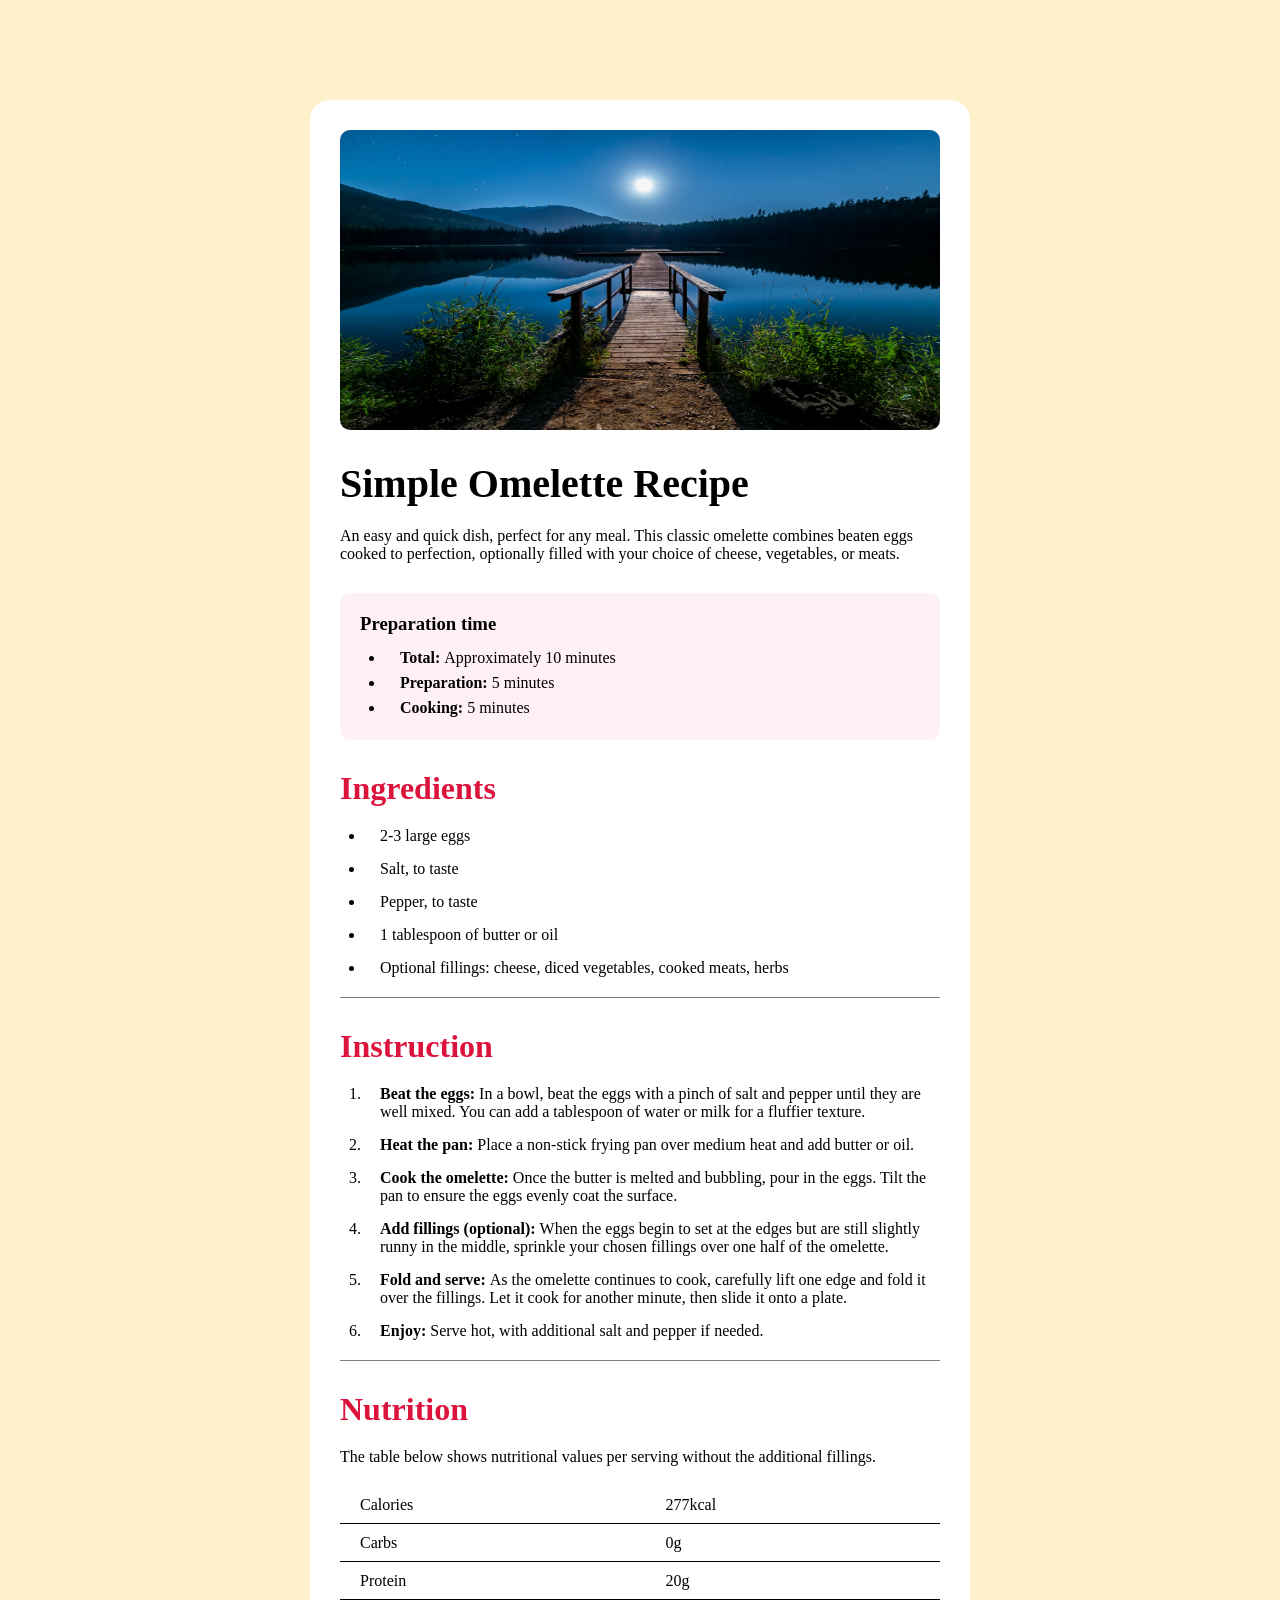
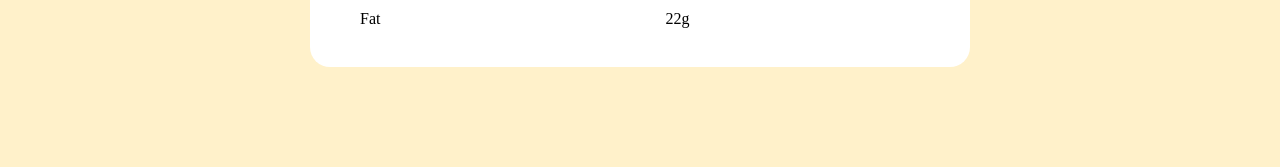
<file: index.html>
<!DOCTYPE html>
<html lang="en">
<head>
    <meta charset="UTF-8">
    <meta name="viewport" content="width=device-width, initial-scale=1.0">
    <title>Document</title>
    <link rel="stylesheet" href="style.css">
</head>
<body>
    <div class="container">
        <img src="img.jpg" alt="jj" class="image">
        <h1>Simple Omelette Recipe</h1>
        <p>  An easy and quick dish, perfect for any meal. This classic omelette combines beaten eggs cooked 
            to perfection, optionally filled with your choice of cheese, vegetables, or meats.</p>
        <div class="list1">
            <h3>Preparation time</h3>
            <ul>
                
                
                
                <li><strong>Total: </strong>Approximately 10 minutes</li>
                <li><strong>Preparation: </strong>5 minutes</li>
                <li><strong>Cooking: </strong>5 minutes</li>
            </ul>
        </div>
        
        
        
        
        
        <div class="list2">
            <h2>Ingredients</h2>
            <ul>
                <li>2-3 large eggs</li>
                <li>Salt, to taste</li>
                <li>Pepper, to taste</li>
                <li>1 tablespoon of butter or oil</li>
                <li>Optional fillings: cheese, diced vegetables, cooked meats, herbs</li>
            </ul>
        </div>
        <div class="list2">
            <h2>Instruction</h2>
            <ol>
                <li><strong>Beat the eggs: </strong>In a bowl, beat the eggs with a pinch of salt and pepper until they are well mixed. 
                    You can add a tablespoon of water or milk for a fluffier texture.</li>
                <li><strong>Heat the pan:</strong> Place a non-stick frying pan over medium heat and add butter or oil.
                </li>
                <li><strong>Cook the omelette: </strong>Once the butter is melted and bubbling, pour in the eggs. Tilt the pan to ensure 
                    the eggs evenly coat the surface.</li>
                <li><strong>Add fillings (optional): </strong>When the eggs begin to set at the edges but are still slightly runny in the 
                    middle, sprinkle your chosen fillings over one half of the omelette.
                </li>
                <li><strong>Fold and serve: </strong>As the omelette continues to cook, carefully lift one edge and fold it over the 
                    fillings. Let it cook for another minute, then slide it onto a plate.
                </li>
                <li><strong>Enjoy: </strong>Serve hot, with additional salt and pepper if needed.
                </li>
            </ol>
        </div>

        <div class ="nutrition">
            <h2>Nutrition</h2>
            <p>  The table below shows nutritional values per serving without the additional fillings.</p>
            <table class="table">
                <tr>
                    <td>Calories</td>
                    <td>277kcal</td>
                </tr>
                <tr>
                    <td>Carbs</td>
                    <td>0g</td>
                </tr>
                <tr>
                    <td>Protein</td>
                    <td>20g</td>
                </tr>
                <tr>
                    <td>Fat</td>
                    <td>22g</td>
                </tr>
            </table>
        </div>
    </div>
</body>
</html>
</file>
<file: style.css>
h1,h2,h3,div,p,img,ul,li{
    margin: 0;
    padding: 0;
}

body{
    background-color: rgb(255, 241, 202);
}

.container{
    width: 600px;
    margin: 100px auto;
    background-color: white;
    display: flex;
    flex-flow: column;
    border-radius: 20px;
    padding: 30px;
}

.image{
    width: 100%;
    height: 300px;
    border-radius: 10px;
}

h1{
    margin-top: 30px;
    font-size: 2.5em;
}

p{
    margin-top: 20px;
}

.list1{
    margin-top: 30px;
    width: 100%;
    background-color: rgb(255, 240, 248);
    border-radius: 10px;
}

h3{
    margin: 20px 0px 10px 20px;
}

.list1 ul{
     padding-inline-start: 45px;
     margin-bottom: 20px;
}

.list1 ul li{
    line-height: 25px;
    padding-left: 15px;
}

.list2{
    margin-top: 30px;
    border-bottom: 1px solid gray;
}

.list2 ul,ol{
    margin-top: 20px;
    padding-inline-start: 25px;
    margin-bottom: 20px;
    
}

.list2 ul li,ol li{
   padding-left: 15px;
   margin-top: 15px;
}

h2{
    color: crimson;
    font-size: 2em;
}

.nutrition{
    margin-top: 30px;
}

.nutrition p{
    margin: 20px 0px;
}

.table{
    width: 100%;
    line-height: 35px;
    border-collapse: collapse;
}
tr:nth-child(1) ,tr:nth-child(2) ,tr:nth-child(3){
    border-bottom: 1px solid black;
}

td{
    padding-left: 20px;
}
</file>
